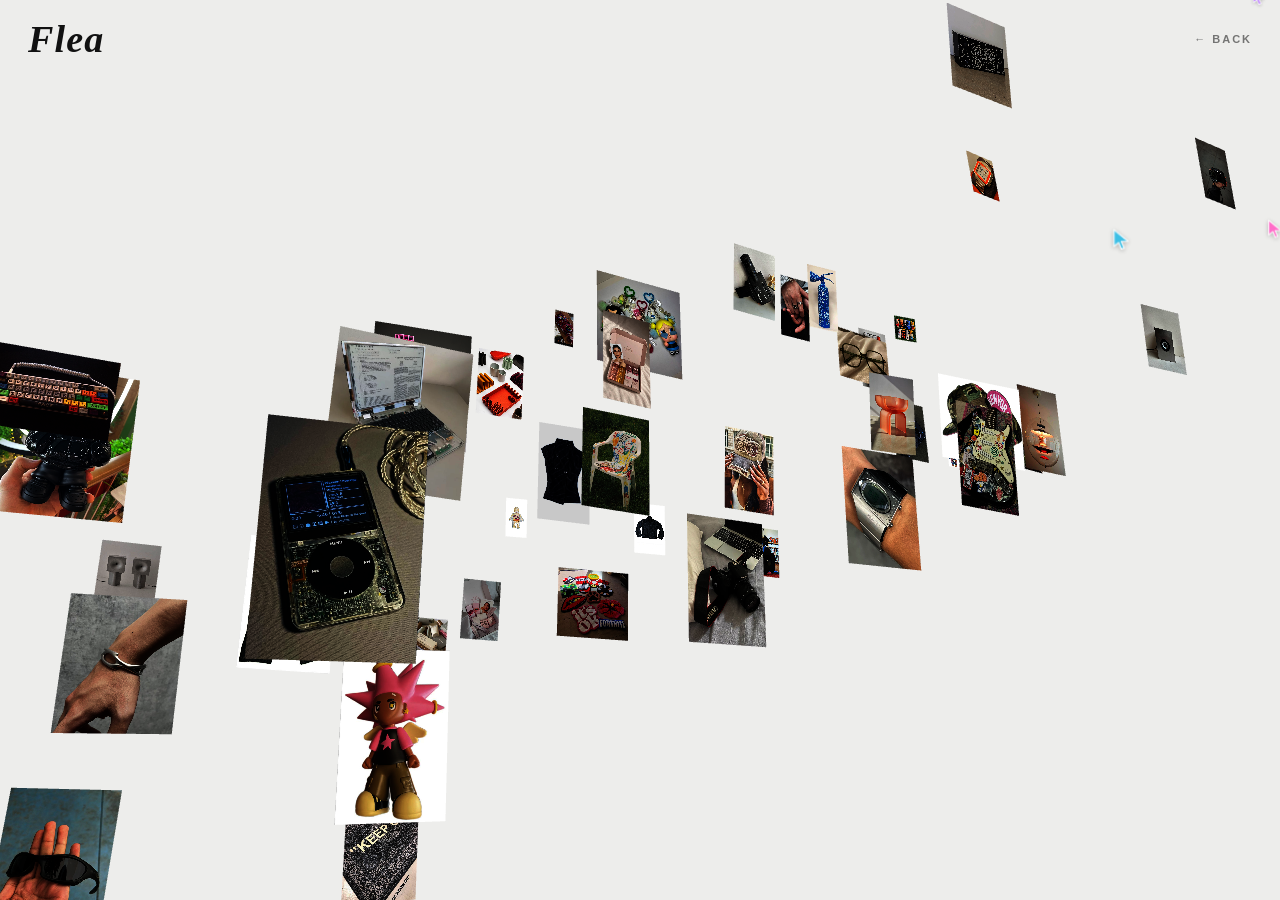
<file: flea motion/index.html>
<!DOCTYPE html>
<html lang="it">
<head>
<meta charset="UTF-8" />
<meta name="viewport" content="width=device-width, initial-scale=1.0" />
<title>Because Beauty Matters</title>
<style>
  :root { --bg: #ededeb; --ink: #111; }
  * { margin: 0; padding: 0; box-sizing: border-box; }
  html, body { width: 100%; height: 100%; overflow: hidden; background: var(--bg); }
  #scene { position: fixed; inset: 0; display: block; }

  #loader {
    position: fixed; inset: 0; z-index: 50; background: var(--bg);
    display: flex; align-items: center; justify-content: center;
    font-family: "Helvetica Neue", Helvetica, Arial, sans-serif;
    font-size: 13px; letter-spacing: 0.3em; text-transform: uppercase; color: var(--ink);
    transition: opacity 0.8s ease; font-weight: 700;
  }
  #loader.hidden { opacity: 0; pointer-events: none; }

  #brand {
    font-family: "Big Caslon", Baskerville, "Hoefler Text", Garamond, Constantia, "Palatino Linotype", Georgia, serif;
    font-weight: 600; font-style: italic; font-size: 38px;
    letter-spacing: 0.03em; color: var(--ink);
    pointer-events: none; line-height: 1;
  }

  #flea-nav {
    position: fixed; top: 0; left: 0; right: 0; z-index: 40;
    display: flex; align-items: center; justify-content: space-between;
    padding: 20px 28px;
    pointer-events: none;
  }
  #flea-nav .flea-nav-right {
    display: flex; align-items: center; gap: 28px;
    pointer-events: auto;
  }
  #flea-nav-close {
    pointer-events: auto;
    font-family: "Helvetica Neue", Helvetica, Arial, sans-serif;
    font-size: 11px; font-weight: 700; letter-spacing: 0.18em;
    text-transform: uppercase; color: var(--ink);
    background: none; border: none; cursor: pointer;
    opacity: 0.55; transition: opacity 0.2s;
    padding: 4px 0;
  }
  #flea-nav-close:hover { opacity: 1; }

  /* Cursori che si muovono nello spazio e "toccano" le card */
  #cursors { position: fixed; inset: 0; z-index: 20; pointer-events: none; overflow: hidden; }
  .cursor {
    position: absolute; top: 0; left: 0; width: 22px; height: 22px;
    transform-origin: 3px 2px; /* punta della freccia */
    filter: drop-shadow(0 1px 2px rgba(0,0,0,0.25));
    will-change: transform;
  }
  .cursor svg { display: block; width: 100%; height: 100%; }
  .cursor-label {
    position: absolute; top: 21px; left: 13px;
    padding: 2px 7px 3px;
    border-radius: 10px 10px 10px 2px;
    font-family: "Helvetica Neue", Helvetica, Arial, sans-serif;
    font-size: 11px; font-weight: 700; letter-spacing: 0.01em;
    color: #fff; white-space: nowrap;
    box-shadow: 0 1px 3px rgba(0,0,0,0.28);
  }
  .cursor-ripple {
    position: absolute; top: 0; left: 0; width: 14px; height: 14px;
    margin: -7px 0 0 -7px;
    border: 1.5px solid var(--ink);
    border-radius: 50%;
    opacity: 0.55;
    pointer-events: none;
    animation: cursorRipple 600ms ease-out forwards;
  }
  @keyframes cursorRipple {
    from { transform: scale(0.3); opacity: 0.55; }
    to   { transform: scale(2.6); opacity: 0; }
  }

  /* Prezzo che compare a destra dell'immagine quando un cursore la tocca */
  .price-tag {
    position: absolute; pointer-events: none;
    background: #fff; color: #000;
    font-family: "Helvetica Neue", Helvetica, Arial, sans-serif;
    font-weight: 700; font-size: 12px; letter-spacing: 0.01em;
    padding: 3px 8px; border-radius: 6px; white-space: nowrap;
    box-shadow: 0 1px 3px rgba(0,0,0,0.28);
    animation: priceFloat 1.3s ease-out forwards;
  }
  @keyframes priceFloat {
    0%   { opacity: 0; }
    15%  { opacity: 1; }
    78%  { opacity: 1; }
    100% { opacity: 0; }
  }
</style>
</head>
<body>
  <nav id="flea-nav">
    <div id="brand">Flea</div>
    <div class="flea-nav-right">
      <button id="flea-nav-close" onclick="(function(){if(window.parent!==window){window.parent.postMessage({action:'close-flea'},'*');}else{history.back();}})()">← Back</button>
    </div>
  </nav>
  <canvas id="scene"></canvas>

  <div id="cursors"></div>

  <div id="loader">Loading</div>

  <!-- Three.js caricato in locale come script classico: funziona anche
       aprendo il file direttamente (file://), senza server. -->
  <script src="vendor/three.min.js"></script>

  <script>
  // ---------- Config ----------
  const BG = 0xededeb;
  const IS_CARD = new URLSearchParams(location.search).get('card') === '1';
  if (IS_CARD) {
    document.getElementById('flea-nav').style.display = 'none';
  }

  const NUM_CARDS = IS_CARD ? 24 : 100;  // quante card nello spazio (preview thumbnail ne usa meno)
  const CARD_BASE = 0.85;        // dimensione base (lato lungo) di una card

  // ---------- Renderer / Scene / Camera ----------
  const canvas = document.getElementById('scene');
  const renderer = new THREE.WebGLRenderer({ canvas, antialias: true });
  renderer.setPixelRatio(Math.min(window.devicePixelRatio, 2));
  renderer.setSize(window.innerWidth, window.innerHeight);

  const scene = new THREE.Scene();
  scene.background = new THREE.Color(BG);

  const camera = new THREE.PerspectiveCamera(45, window.innerWidth / window.innerHeight, 0.1, 100);
  camera.position.set(0, 0, 12);

  // ---------- Crossfade shader material ----------
  // Ogni card mescola due texture (texA, texB) tramite "mix" (0..1).
  // Quando il mix arriva a 1, texA <- texB e si sceglie una nuova texB.
  const vert = `
    varying vec2 vUv;
    void main(){
      vUv = uv;
      gl_Position = projectionMatrix * modelViewMatrix * vec4(position, 1.0);
    }
  `;
  // "cover" UV (come CSS object-fit: cover): ogni immagine viene ritagliata
  // per riempire la card mantenendo le sue proporzioni originali, mai stirata.
  const frag = `
    uniform sampler2D texA;
    uniform sampler2D texB;
    uniform float mixv;
    uniform float aspectA;      // larghezza/altezza reale dell'immagine A
    uniform float aspectB;      // larghezza/altezza reale dell'immagine B
    uniform float frameAspect;  // larghezza/altezza della card (fissa)
    varying vec2 vUv;

    vec2 coverUv(vec2 uv, float imgAspect, float frameAspect){
      vec2 res = uv;
      if (frameAspect > imgAspect) {
        float s = imgAspect / frameAspect;
        res.y = (uv.y - 0.5) * s + 0.5;
      } else {
        float s = frameAspect / imgAspect;
        res.x = (uv.x - 0.5) * s + 0.5;
      }
      return res;
    }

    void main(){
      vec4 a = texture2D(texA, coverUv(vUv, aspectA, frameAspect));
      vec4 b = texture2D(texB, coverUv(vUv, aspectB, frameAspect));
      gl_FragColor = mix(a, b, mixv);
    }
  `;

  // ---------- Texture loading ----------
  const loader = new THREE.TextureLoader();
  const texCache = new Map(); // indice immagine -> { tex, ar }

  function makeFallbackTex(){
    const c = document.createElement('canvas');
    c.width = c.height = 8;
    const ctx = c.getContext('2d');
    ctx.fillStyle = '#cfcfcf';
    ctx.fillRect(0, 0, 8, 8);
    const t = new THREE.CanvasTexture(c);
    t.colorSpace = THREE.SRGBColorSpace;
    return t;
  }

  // Carica (con cache) la texture all'indice dato e ne restituisce l'aspect
  // ratio reale. Non rigetta mai: un'immagine rotta diventa un placeholder
  // così non blocca le altre.
  function loadTexByIndex(idx){
    if (texCache.has(idx)) return Promise.resolve(texCache.get(idx));
    return new Promise((resolve) => {
      try {
        loader.load(
          IMAGES[idx],
          (t) => {
            t.colorSpace = THREE.SRGBColorSpace;
            t.minFilter = THREE.LinearFilter;
            t.generateMipmaps = false;
            const img = t.image;
            const ar = (img && img.width && img.height) ? img.width / img.height : 1;
            const result = { tex: t, ar };
            texCache.set(idx, result);
            resolve(result);
          },
          undefined,
          (err) => {
            console.warn('Immagine non caricata, indice', idx, err);
            resolve({ tex: makeFallbackTex(), ar: 1 });
          }
        );
      } catch (err) {
        console.warn('Errore loader, indice', idx, err);
        resolve({ tex: makeFallbackTex(), ar: 1 });
      }
    });
  }

  // ---------- Mazzo immagini senza ripetizioni ----------
  // Si pesca da un mazzo mescolato; si rimescola solo quando è esaurito,
  // così ogni immagine viene mostrata una volta prima che una si ripeta.
  // In più si esclude sempre l'insieme delle immagini già visibili in quel
  // momento sulle altre card, per non avere mai due card uguali insieme.
  function shuffledIndices(n){
    const arr = Array.from({ length: n }, (_, i) => i);
    for (let i = arr.length - 1; i > 0; i--){
      const j = Math.floor(Math.random() * (i + 1));
      [arr[i], arr[j]] = [arr[j], arr[i]];
    }
    return arr;
  }
  let deck = null, deckPos = 0;
  function drawImageIndex(excludeSet){
    if (!deck) deck = shuffledIndices(IMAGES.length);
    let attempts = 0;
    while (attempts < IMAGES.length){
      if (deckPos >= deck.length){ deck = shuffledIndices(IMAGES.length); deckPos = 0; }
      const idx = deck[deckPos++];
      if (!excludeSet || !excludeSet.has(idx)) return idx;
      attempts++;
    }
    return deck[(deckPos - 1 + deck.length) % deck.length]; // fallback estremo
  }

  // ---------- Build cards ----------
  const cards = [];

  // Geometria condivisa: un piano 1x1. La forma reale di ogni card si ottiene
  // scalando la mesh (mesh.scale), così possiamo animare il frame verso le
  // proporzioni esatte di ogni nuova immagine senza ricreare la geometria.
  const UNIT_GEO = new THREE.PlaneGeometry(1, 1);

  // Calcola le dimensioni del frame (prima dello scaleVar) per un dato aspect ratio.
  function frameSizeFor(ar){
    return ar >= 1
      ? { w: CARD_BASE, h: CARD_BASE / ar }
      : { w: CARD_BASE * ar, h: CARD_BASE };
  }

  // Posiziona una nuova card evitando di sovrapporsi a quelle già piazzate:
  // prova alcune posizioni candidate lungo la diagonale e tiene quella più
  // distante dalle altre, così le card non si compenetrano viste di lato.
  function placeCard(t, spreadX, spreadY, spreadZ, existing, minDist, maxAttempts){
    let best = null, bestScore = -1;
    for (let attempt = 0; attempt < maxAttempts; attempt++){
      const candidate = new THREE.Vector3(
        (t - 0.5) * spreadX + (Math.random() - 0.5) * 4.2,
        (t - 0.5) * spreadY + (Math.random() - 0.5) * 3.6,
        (Math.random() - 0.5) * spreadZ
      );
      if (existing.length === 0) return candidate;
      let minD = Infinity;
      for (const p of existing){
        const d = candidate.distanceTo(p);
        if (d < minD) minD = d;
      }
      if (minD >= minDist) return candidate;
      if (minD > bestScore){ bestScore = minD; best = candidate; }
    }
    return best;
  }

  async function build(){
    // Distribuzione "nuvola" diagonale (dal basso-sinistra verso alto-destra),
    // con profondità Z variabili — come nel video di riferimento.
    const usedAtStart = new Set();
    const placedPositions = [];
    const spreadX = 23, spreadY = 13, spreadZ = 6.5;
    const MIN_DIST = 1.0;

    // Sceglie tutti gli indici prima, poi carica le texture in parallelo
    // (non una alla volta): con NUM_CARDS immagini distinte, aspettarle in
    // sequenza moltiplicava il tempo di primo caricamento per il numero di card.
    const indices = [];
    for (let i = 0; i < NUM_CARDS; i++){
      const idx = drawImageIndex(usedAtStart);
      usedAtStart.add(idx);
      indices.push(idx);
    }

    // Ogni card viene piazzata non appena la SUA texture è pronta, invece di
    // aspettare che tutte le NUM_CARDS immagini finiscano di scaricare: prima
    // la scena restava vuota finché anche la più lenta del lotto non arrivava.
    await Promise.all(indices.map((idx, i) => loadTexByIndex(idx).then(({ tex: texA, ar }) => {
      const t = i / (NUM_CARDS - 1);          // 0..1 lungo la diagonale

      const mat = new THREE.ShaderMaterial({
        uniforms: {
          texA: { value: texA },
          texB: { value: texA },
          mixv: { value: 0 },
          aspectA: { value: ar },
          aspectB: { value: ar },
          frameAspect: { value: ar }
        },
        vertexShader: vert,
        fragmentShader: frag,
        transparent: false
      });

      const scaleVar = 0.45 + Math.random() * 1.3;  // card di dimensioni diverse
      const { w, h } = frameSizeFor(ar);
      const mesh = new THREE.Mesh(UNIT_GEO, mat);
      mesh.scale.set(w * scaleVar, h * scaleVar, 1);

      // posizione: spread diagonale + jitter, con distanza minima dalle altre
      // card per evitare che si compenetrino viste di lato.
      const pos = placeCard(t, spreadX, spreadY, spreadZ, placedPositions, MIN_DIST, 20);
      mesh.position.copy(pos);
      placedPositions.push(pos);

      // leggera rotazione (le card non sono perfettamente frontali, ma contenuta
      // per ridurre l'incrocio visivo tra card vicine viste da angoli ampi)
      mesh.rotation.x = (Math.random() - 0.5) * 0.14;
      mesh.rotation.y = (Math.random() - 0.5) * 0.22;
      mesh.rotation.z = (Math.random() - 0.5) * 0.05;

      scene.add(mesh);

      cards.push({
        mesh, mat, scaleVar, t,
        idx, pendingIdx: null,
        nextSwap: performance.now() + 400 + Math.random() * 1400,
        swapping: false,
        // dimensioni "di riposo" della card (senza l'eventuale pulsazione al tocco)
        restW: mesh.scale.x, restH: mesh.scale.y,
        pulseStart: null,
        // mentre un cursore la sta trascinando, niente cambio immagine
        dragging: false
      });
    })));
  }

  // ---------- Cambio immagine istantaneo (asincrono per card, nessun fade) ----------
  function updateCards(now){
    for (const c of cards){
      // mentre la card viene trascinata da un cursore, sospendi il cambio immagine
      if (c.dragging) continue;
      if (!c.swapping && now >= c.nextSwap){
        // pesca la prossima immagine evitando quelle già visibili ora
        const usedNow = new Set(cards.map((cc) => cc.idx));
        const newIdx = drawImageIndex(usedNow);
        c.pendingIdx = newIdx;
        c.swapping = true;
        loadTexByIndex(newIdx).then(({ tex, ar }) => {
          if (c.pendingIdx !== newIdx) return;
          // taglio netto: nuova texture e nuove proporzioni del frame subito,
          // senza dissolvenza né morphing graduale.
          c.mat.uniforms.texA.value = tex;
          c.mat.uniforms.aspectA.value = ar;
          c.mat.uniforms.frameAspect.value = ar;
          const { w, h } = frameSizeFor(ar);
          c.restW = w * c.scaleVar;
          c.restH = h * c.scaleVar;
          c.mesh.scale.set(c.restW, c.restH, 1);
          c.idx = newIdx;
          c.pendingIdx = null;
          c.swapping = false;
          c.nextSwap = performance.now() + 600 + Math.random() * 1800;
        });
      }
    }
  }

  // ---------- Pulsazione al tocco: un piccolo "balzo" sulla card toccata ----------
  const PULSE_DUR = 420;
  function touchCard(card){
    card.pulseStart = performance.now();
    showPriceTag(card);
  }

  // Mostra un prezzo in euro casuale (10-500) ancorato al bordo destro della card.
  // Il tag resta agganciato alla card nello spazio 3D (segue card/camera) finché è visibile.
  const priceTags = [];
  function showPriceTag(card){
    const price = Math.floor(10 + Math.random() * 491); // 10-500
    const tag = document.createElement('div');
    tag.className = 'price-tag';
    tag.textContent = '€' + price;
    document.getElementById('cursors').appendChild(tag);

    const entry = { card, el: tag, born: performance.now(), life: 1350 };
    priceTags.push(entry);
    try { positionPriceTag(entry, cards.map((c) => c.mesh)); }
    catch (e) { entry.el.style.visibility = 'hidden'; }
    setTimeout(() => {
      tag.remove();
      const i = priceTags.indexOf(entry);
      if (i !== -1) priceTags.splice(i, 1);
    }, entry.life);
  }
  const priceRaycaster = new THREE.Raycaster();
  // Vero se il punto (in NDC, -1..1) è coperto da un'altra card più vicina
  // alla camera rispetto a `card`: in tal caso il prezzo non deve disegnarsi sopra.
  // Un margine di tolleranza evita il flickering quando due card hanno
  // profondità quasi identiche in quel punto (bordi/angoli "al pelo").
  const OCCLUSION_MARGIN = 0.08;
  function isOccluded(ndcX, ndcY, card, meshList, ownDist){
    if (!Number.isFinite(ndcX) || !Number.isFinite(ndcY)) return false;
    priceRaycaster.setFromCamera({ x: ndcX, y: ndcY }, camera);
    const hits = priceRaycaster.intersectObjects(meshList, false);
    if (!hits.length) return false;
    if (hits[0].object === card.mesh) return false;
    return hits[0].distance < ownDist - OCCLUSION_MARGIN;
  }
  function positionPriceTag(entry, meshList){
    entry.card.mesh.updateMatrixWorld();
    // angolo leggermente rientrato (non sul bordo esatto) per evitare
    // ambiguità di raycast con card adiacenti che si sfiorano nello spazio.
    const topRightWorld = entry.card.mesh.localToWorld(new THREE.Vector3(0.42, 0.42, 0));
    if (!isInFrontOfCamera(topRightWorld)){
      entry.el.style.visibility = 'hidden';
      return;
    }
    const screen = projectToScreen(topRightWorld);
    const ndcX = (screen.x / window.innerWidth) * 2 - 1;
    const ndcY = -((screen.y / window.innerHeight) * 2 - 1);
    const ownDist = camera.position.distanceTo(topRightWorld);
    const occludedNow = isOccluded(ndcX, ndcY, entry.card, meshList, ownDist);
    // piccola isteresi: serve che l'esito sia coerente per qualche frame
    // di fila prima di cambiare stato, per non far "lampeggiare" il tag.
    entry.occludedStreak = occludedNow ? (entry.occludedStreak || 0) + 1 : 0;
    entry.visibleStreak = !occludedNow ? (entry.visibleStreak || 0) + 1 : 0;
    if (entry.isHidden === undefined) entry.isHidden = occludedNow;
    if (entry.isHidden && entry.visibleStreak >= 2) entry.isHidden = false;
    if (!entry.isHidden && entry.occludedStreak >= 2) entry.isHidden = true;
    entry.el.style.visibility = entry.isHidden ? 'hidden' : 'visible';
    // scala in base alla distanza dalla camera (come i cursori) E alla
    // dimensione reale dell'immagine: card più grandi -> prezzo più grande.
    const camDist = camera.position.distanceTo(entry.card.mesh.position);
    const distScale = CURSOR_SCALE_BASELINE / camDist;
    const area = entry.card.restW * entry.card.restH;
    const sizeFactor = THREE.MathUtils.clamp(Math.sqrt(area) / CARD_BASE, 0.75, 1.5);
    const scale = THREE.MathUtils.clamp(distScale * sizeFactor, CURSOR_MIN_SCALE * 0.75, CURSOR_MAX_SCALE * 1.5);
    entry.el.style.left = '0px';
    entry.el.style.top = '0px';
    entry.el.style.transformOrigin = 'left bottom';
    entry.el.style.transform =
      `translate(${screen.x.toFixed(1)}px, ${screen.y.toFixed(1)}px) translate(6px, -20px) scale(${scale.toFixed(3)})`;
  }
  function updatePriceTags(){
    if (!priceTags.length) return;
    const meshList = cards.map((c) => c.mesh);
    for (const entry of priceTags){
      try { positionPriceTag(entry, meshList); }
      catch (e) { entry.el.style.visibility = 'hidden'; }
    }
  }
  function updateTouchPulses(now){
    for (const c of cards){
      if (c.pulseStart === null) continue;
      const elapsed = now - c.pulseStart;
      if (elapsed >= PULSE_DUR){
        c.pulseStart = null;
        c.mesh.scale.set(c.restW, c.restH, 1);
        continue;
      }
      const amt = Math.sin((elapsed / PULSE_DUR) * Math.PI) * 0.22;
      c.mesh.scale.set(c.restW * (1 + amt), c.restH * (1 + amt), 1);
    }
  }

  // ---------- Cursori che si muovono nello spazio e toccano le card ----------
  // fill="currentColor" così ogni cursore può avere un colore proprio (come
  // nei cursori multiplayer di Figma/Canva), impostato via el.style.color.
  const CURSOR_SVG = `<svg viewBox="0 0 24 24" xmlns="http://www.w3.org/2000/svg">
    <path d="M3 2 L3 18.5 L7.6 14.8 L10.4 21.3 L13.2 20.1 L10.4 13.6 L17 13.4 Z"
          fill="currentColor" stroke="#fff" stroke-width="1.2" stroke-linejoin="round"/>
  </svg>`;
  const cursors = [];
  const NUM_CURSORS = 10;
  // scala del cursore in base alla distanza dalla camera: vicino = grande,
  // lontano = piccolo, ma sempre dentro un intervallo contenuto.
  const CURSOR_SCALE_BASELINE = 9;
  const CURSOR_MIN_SCALE = 0.7;
  const CURSOR_MAX_SCALE = 1.6;

  // Nickname e colori in stile cursori multiplayer (Figma/Canva): ogni
  // cursore ne riceve uno distinto, pescato senza ripetizioni.
  const CURSOR_NAMES = [
    'ava.studio', 'kai_moodboard', 'nx.visuals', 'lupo.creates', 'rae_archive',
    'mono.jo', 'studio8', 'fern&co', 'tide.lab', 'oren_makes',
    'pixel.luna', 'arch.ivy', 'noor.crafts', 'gridkid', 'soft.bloom'
  ];
  const CURSOR_COLORS = [
    '#FF5C5C', '#5C8DFF', '#2EC27E', '#FFA63D', '#B36CFF',
    '#FF6CC8', '#19B7B9', '#FF8A3D', '#3DBFE5', '#8FD13D'
  ];
  function shuffled(arr){
    const a = arr.slice();
    for (let i = a.length - 1; i > 0; i--){
      const j = Math.floor(Math.random() * (i + 1));
      [a[i], a[j]] = [a[j], a[i]];
    }
    return a;
  }

  function projectToScreen(pos3){
    const v = pos3.clone().project(camera);
    return {
      x: (v.x * 0.5 + 0.5) * window.innerWidth,
      y: (-v.y * 0.5 + 0.5) * window.innerHeight
    };
  }

  const _camSpaceV = new THREE.Vector3();
  // Un punto dietro la camera produce coordinate schermo "ribaltate" e false
  // (es. finiscono incollate nell'angolo in alto a sinistra): va escluso.
  function isInFrontOfCamera(pos3){
    _camSpaceV.copy(pos3).applyMatrix4(camera.matrixWorldInverse);
    return _camSpaceV.z < 0;
  }

  function spawnRipple(x, y){
    const ripple = document.createElement('div');
    ripple.className = 'cursor-ripple';
    ripple.style.transform = `translate(${x}px, ${y}px)`;
    document.getElementById('cursors').appendChild(ripple);
    setTimeout(() => ripple.remove(), 650);
  }

  // Sceglie una card non già "occupata" da un altro cursore, così due
  // cursori non finiscono mai a toccare/cliccare la stessa card insieme.
  function pickCursorTarget(excludeIdx, requestingCur){
    if (cards.length <= 1) return 0;
    const claimed = new Set();
    for (const c of cursors){
      if (c !== requestingCur) claimed.add(c.targetIdx);
    }
    let idx, attempts = 0;
    do {
      idx = Math.floor(Math.random() * cards.length);
      attempts++;
    } while ((idx === excludeIdx || claimed.has(idx)) && attempts < 50);
    return idx;
  }

  function initCursors(){
    const container = document.getElementById('cursors');
    const colors = shuffled(CURSOR_COLORS);
    for (let i = 0; i < NUM_CURSORS; i++){
      const color = colors[i % colors.length];

      const el = document.createElement('div');
      el.className = 'cursor';
      el.style.color = color;
      el.innerHTML = CURSOR_SVG;

      container.appendChild(el);

      const targetIdx = pickCursorTarget(-1);
      const start = projectToScreen(cards[targetIdx].mesh.position);
      cursors.push({
        el,
        x: start.x + (Math.random() - 0.5) * 200,
        y: start.y + (Math.random() - 0.5) * 200,
        targetIdx,
        mode: 'moving',
        holdUntil: 0,
        // velocità massima di crociera (px/frame): leggermente diversa per
        // cursore così non si muovono mai tutti in perfetto sincrono.
        maxSpeed: 2.1 + Math.random() * 0.9
      });
    }
  }

  // Probabilità che un tocco diventi una "presa": il cursore afferra la card
  // e la sposta altrove nello spazio, come nel video di riferimento.
  const DRAG_CHANCE = 0.4;

  function startDrag(cur, card, now){
    card.dragging = true;            // sospende il cambio immagine durante lo spostamento
    card.dragFrom = card.mesh.position.clone();
    const to = card.mesh.position.clone().add(new THREE.Vector3(
      (Math.random() - 0.5) * 7,
      (Math.random() - 0.5) * 5,
      (Math.random() - 0.5) * 3
    ));
    to.x = THREE.MathUtils.clamp(to.x, -13, 13);
    to.y = THREE.MathUtils.clamp(to.y, -8, 8);
    to.z = THREE.MathUtils.clamp(to.z, -3.5, 3.5);
    card.dragTo = to;
    card.dragStart = now;
    card.dragDur = 900 + Math.random() * 700;
    cur.mode = 'dragging';
  }

  // Avvicina il cursore al bersaglio con velocità massima costante (px/frame)
  // e decelerazione morbida negli ultimi pixel, invece di un lerp percentuale:
  // niente più scatti improvvisi quando il bersaglio cambia di colpo.
  function approachCursor(cur, tx, ty, maxSpeed){
    const dx = tx - cur.x, dy = ty - cur.y;
    const dist = Math.hypot(dx, dy);
    if (dist < 0.5) return;
    const decel = Math.min(1, dist / 140);
    const step = Math.min(dist, maxSpeed * (0.18 + 0.82 * decel));
    cur.x += (dx / dist) * step;
    cur.y += (dy / dist) * step;
  }

  function updateCursors(now){
    for (const cur of cursors){
      const card = cards[cur.targetIdx];
      if (!card) continue;

      if (cur.mode === 'moving'){
        // se la card target è dietro la camera, la proiezione a schermo è
        // falsata (ribaltata): salta l'aggiornamento finché non rientra in vista.
        if (!isInFrontOfCamera(card.mesh.position)) continue;
        const screen = projectToScreen(card.mesh.position);
        approachCursor(cur, screen.x, screen.y, cur.maxSpeed);
        const dist = Math.hypot(screen.x - cur.x, screen.y - cur.y);
        if (dist < 28){
          if (!card.dragging && Math.random() < DRAG_CHANCE){
            spawnRipple(cur.x, cur.y); // indicatore di "presa"
            startDrag(cur, card, now);
          } else {
            touchCard(card);
            spawnRipple(cur.x, cur.y);
            cur.mode = 'holding';
            cur.holdUntil = now + 500 + Math.random() * 700;
          }
        }
      } else if (cur.mode === 'dragging'){
        // trascina la card dalla posizione di partenza a quella di arrivo;
        // il cursore resta agganciato esattamente sopra di essa.
        const elapsed = now - card.dragStart;
        const k = Math.min(elapsed / card.dragDur, 1);
        const e = k * k * (3 - 2 * k);
        card.mesh.position.lerpVectors(card.dragFrom, card.dragTo, e);
        if (isInFrontOfCamera(card.mesh.position)){
          const screenNow = projectToScreen(card.mesh.position);
          cur.x = screenNow.x;
          cur.y = screenNow.y;
        }
        if (k >= 1){
          card.dragging = false;
          // riprende il cambio immagine solo dopo il rilascio
          card.nextSwap = now + 600 + Math.random() * 1800;
          spawnRipple(cur.x, cur.y); // indicatore di "rilascio"
          cur.mode = 'holding';
          cur.holdUntil = now + 300 + Math.random() * 400;
        }
      } else {
        // 'holding': resta agganciato alla card mentre la camera si muove, poi riparte
        if (isInFrontOfCamera(card.mesh.position)){
          const screen = projectToScreen(card.mesh.position);
          cur.x += (screen.x - cur.x) * 0.1;
          cur.y += (screen.y - cur.y) * 0.1;
        }
        if (now >= cur.holdUntil){
          cur.targetIdx = pickCursorTarget(cur.targetIdx, cur);
          cur.mode = 'moving';
        }
      }

      // scala in base alla distanza dalla camera: più vicino = più grande,
      // ma sempre dentro un intervallo contenuto (mai troppo grande/piccolo)
      const camDist = camera.position.distanceTo(card.mesh.position);
      const scale = THREE.MathUtils.clamp(CURSOR_SCALE_BASELINE / camDist, CURSOR_MIN_SCALE, CURSOR_MAX_SCALE);

      cur.el.style.transform =
        `translate(${(cur.x - 3).toFixed(1)}px, ${(cur.y - 3).toFixed(1)}px) scale(${scale.toFixed(3)})`;
    }
  }

  // ---------- Camera: waypoint "a scatti con pause" ----------
  // Ogni waypoint è definito in coordinate orbitali (yaw/pitch/raggio) attorno
  // a un punto da guardare: così, oltre allo zoom in/out, la camera ruota
  // davvero attorno alla scena fino a ±45° invece di limitarsi a traslare.
  function orbitPos(yawDeg, pitchDeg, radius, look){
    const yaw = THREE.MathUtils.degToRad(yawDeg);
    const pitch = THREE.MathUtils.degToRad(pitchDeg);
    const x = radius * Math.sin(yaw) * Math.cos(pitch);
    const z = radius * Math.cos(yaw) * Math.cos(pitch);
    const y = radius * Math.sin(pitch);
    return new THREE.Vector3(look.x + x, look.y + y, look.z + z);
  }

  function centroidOf(list){
    const c = new THREE.Vector3();
    for (const card of list) c.add(card.mesh.position);
    if (list.length) c.multiplyScalar(1 / list.length);
    return c;
  }
  // Raggio "tipico" del gruppo: usa un percentile (non il massimo) così
  // qualche card isolata ai bordi non gonfia la distanza della camera,
  // che resta vicina e dinamica come nel riferimento, non a vuoto "da lontano".
  function spreadRadiusOf(list, center, percentile){
    if (!list.length) return 3;
    const dists = list.map((c) => c.mesh.position.distanceTo(center)).sort((a, b) => a - b);
    const idx = Math.min(Math.floor(dists.length * percentile), dists.length - 1);
    return dists[idx];
  }

  let waypoints = [];
  let wpIndex = 0;
  let wpOrder = [];
  let wpOrderPos = 0;
  const MOVE_DUR = 2600;   // durata transizione tra waypoint
  const HOLD_DUR = 1400;   // pausa sul waypoint
  let phase = 'hold';      // 'move' | 'hold'
  let phaseStart = performance.now();
  let fromPos = camera.position.clone();
  let fromLook = new THREE.Vector3(0, 0, 0);
  let curLook = new THREE.Vector3(0, 0, 0);

  // Costruisce i waypoint DOPO che le card sono state piazzate, puntando
  // sempre a cluster di card realmente esistenti (mai al vuoto) e calcolando
  // il raggio in base alla loro estensione reale, così restano sempre in vista.
  function buildWaypoints(){
    function radiusToFit(spread, margin, maxR){
      const halfFov = THREE.MathUtils.degToRad(camera.fov / 2);
      const r = (spread + 0.5) / Math.tan(halfFov) * margin;
      return Math.min(Math.max(r, 6.5), maxR);
    }

    const all = cards;
    const left = cards.filter((c) => c.t < 0.32);
    const right = cards.filter((c) => c.t > 0.68);
    const midLeft = cards.filter((c) => c.t >= 0.15 && c.t < 0.5);
    const midRight = cards.filter((c) => c.t >= 0.5 && c.t < 0.85);
    // gruppi alto/basso basati sulla posizione Y reale, per dare varietà
    // verticale alla camera oltre a quella orizzontale (sinistra/destra).
    const ys = cards.map((c) => c.mesh.position.y).sort((a, b) => a - b);
    const medianY = ys[Math.floor(ys.length / 2)] || 0;
    const top = cards.filter((c) => c.mesh.position.y > medianY);
    const bottom = cards.filter((c) => c.mesh.position.y <= medianY);
    const topLeft = top.filter((c) => c.t < 0.5);
    const topRight = top.filter((c) => c.t >= 0.5);
    const bottomLeft = bottom.filter((c) => c.t < 0.5);
    const bottomRight = bottom.filter((c) => c.t >= 0.5);

    const groups = { all, left, right, midLeft, midRight, top, bottom, topLeft, topRight, bottomLeft, bottomRight };
    const data = {};
    for (const key in groups){
      const list = groups[key].length ? groups[key] : all;
      const center = centroidOf(list);
      // gruppo 'all' più permissivo (percentile più alto) per inquadrature
      // larghe comunque dentro un raggio massimo contenuto.
      const spread = spreadRadiusOf(list, center, key === 'all' ? 0.6 : 0.55);
      data[key] = { center, spread };
    }

    // Set ampio di inquadrature: orizzontali, verticali e per quadrante,
    // così il percorso della camera non ripete sempre la stessa sequenza.
    const rawWaypoints = [
      { yaw: 0,   pitch: 0,   group: 'all',         margin: 1.4,  maxR: 15 },   // wide frontale
      { yaw: -45, pitch: -6,  group: 'left',        margin: 1.25, maxR: 9 },    // zoom -45° sinistra
      { yaw: 20,  pitch: 4,   group: 'all',         margin: 1.3,  maxR: 14 },   // wide angolo destro
      { yaw: 45,  pitch: 6,   group: 'right',       margin: 1.25, maxR: 9 },    // zoom +45° destra
      { yaw: -25, pitch: 3,   group: 'midLeft',     margin: 1.25, maxR: 9 },    // zoom medio-sinistra
      { yaw: 10,  pitch: -4,  group: 'all',         margin: 1.35, maxR: 14.5 }, // wide inclinata
      { yaw: 35,  pitch: -5,  group: 'midRight',    margin: 1.25, maxR: 9 },    // zoom quasi +45° destra
      { yaw: -10, pitch: 2,   group: 'all',         margin: 1.25, maxR: 13 },   // medio centro
      { yaw: -30, pitch: -18, group: 'top',         margin: 1.3,  maxR: 11 },   // dall'alto, sinistra
      { yaw: 30,  pitch: -20, group: 'top',         margin: 1.3,  maxR: 11 },   // dall'alto, destra
      { yaw: -20, pitch: 18,  group: 'bottom',      margin: 1.3,  maxR: 11 },   // dal basso, sinistra
      { yaw: 25,  pitch: 22,  group: 'bottom',      margin: 1.3,  maxR: 11 },   // dal basso, destra
      { yaw: -40, pitch: -14, group: 'topLeft',     margin: 1.2,  maxR: 9 },    // zoom quadrante alto-sx
      { yaw: 40,  pitch: -16, group: 'topRight',    margin: 1.2,  maxR: 9 },    // zoom quadrante alto-dx
      { yaw: -38, pitch: 16,  group: 'bottomLeft',  margin: 1.2,  maxR: 9 },    // zoom quadrante basso-sx
      { yaw: 42,  pitch: 14,  group: 'bottomRight', margin: 1.2,  maxR: 9 },    // zoom quadrante basso-dx
    ];

    waypoints = rawWaypoints.map((w) => {
      const { center, spread } = data[w.group];
      const radius = radiusToFit(spread, w.margin, w.maxR);
      return { pos: orbitPos(w.yaw, w.pitch, radius, center), look: center };
    });

    // ordine di visita mischiato (non sequenziale): ogni waypoint viene
    // visitato prima di ripetersi, ma l'ordine cambia ogni "giro" così
    // il percorso della camera non è mai lo stesso.
    wpOrder = shuffled(waypoints.map((_, i) => i));
    wpOrderPos = 0;
    wpIndex = wpOrder[0];

    // parte già inquadrata sul primo waypoint, senza scatto iniziale a vuoto
    camera.position.copy(waypoints[wpIndex].pos);
    curLook.copy(waypoints[wpIndex].look);
    camera.lookAt(curLook);
    fromPos.copy(camera.position);
    fromLook.copy(curLook);
    phase = 'hold';
    phaseStart = performance.now();
  }

  function easeInOutCubic(x){
    return x < 0.5 ? 4*x*x*x : 1 - Math.pow(-2*x + 2, 3) / 2;
  }

  function updateCamera(now){
    const elapsed = now - phaseStart;
    if (phase === 'hold'){
      if (elapsed >= HOLD_DUR){
        // inizia movimento verso il prossimo waypoint
        phase = 'move';
        phaseStart = now;
        fromPos.copy(camera.position);
        fromLook.copy(curLook);
        wpOrderPos++;
        if (wpOrderPos >= wpOrder.length){
          // rimescola per il prossimo giro, evitando di ripetere subito lo stesso waypoint
          let next;
          do { next = shuffled(waypoints.map((_, i) => i)); }
          while (next[0] === wpIndex && waypoints.length > 1);
          wpOrder = next;
          wpOrderPos = 0;
        }
        wpIndex = wpOrder[wpOrderPos];
      }
    } else { // move
      const k = Math.min(elapsed / MOVE_DUR, 1);
      const e = easeInOutCubic(k);
      const wp = waypoints[wpIndex];
      camera.position.lerpVectors(fromPos, wp.pos, e);
      curLook.lerpVectors(fromLook, wp.look, e);
      camera.lookAt(curLook);
      if (k >= 1){
        phase = 'hold';
        phaseStart = now;
      }
    }
    // micro-drift continuo durante la pausa, così non è mai del tutto immobile
    if (phase === 'hold'){
      const d = (now - phaseStart) / 1000;
      camera.position.x += Math.sin(d * 0.7) * 0.0012;
      camera.position.y += Math.cos(d * 0.9) * 0.0010;
      camera.lookAt(curLook);
    }
  }

  // ---------- Loop ----------
  function animate(){
    const now = performance.now();
    updateCards(now);
    updateCamera(now);
    camera.updateMatrixWorld();
    updateTouchPulses(now);
    updateCursors(now);
    updatePriceTags();
    renderer.render(scene, camera);
    requestAnimationFrame(animate);
  }

  // ---------- Resize ----------
  window.addEventListener('resize', () => {
    camera.aspect = window.innerWidth / window.innerHeight;
    camera.updateProjectionMatrix();
    renderer.setSize(window.innerWidth, window.innerHeight);
  });

  // ---------- Start ----------
  // Lista immagini generata inline (nessun fetch): funziona anche aprendo
  // il file direttamente, senza dipendere da un server per il manifest.
  const IMAGES = Array.from({length: 206}, (_, i) => `foto/${i}.jpg`);

  (async () => {
    try {
      await build();
      buildWaypoints();
      camera.updateMatrixWorld();
      initCursors();
      document.getElementById('loader').classList.add('hidden');
      animate();
    } catch (err) {
      document.getElementById('loader').textContent = 'Errore nel caricamento immagini';
      console.error(err);
    }
  })();
  </script>
</body>
</html>
</file>
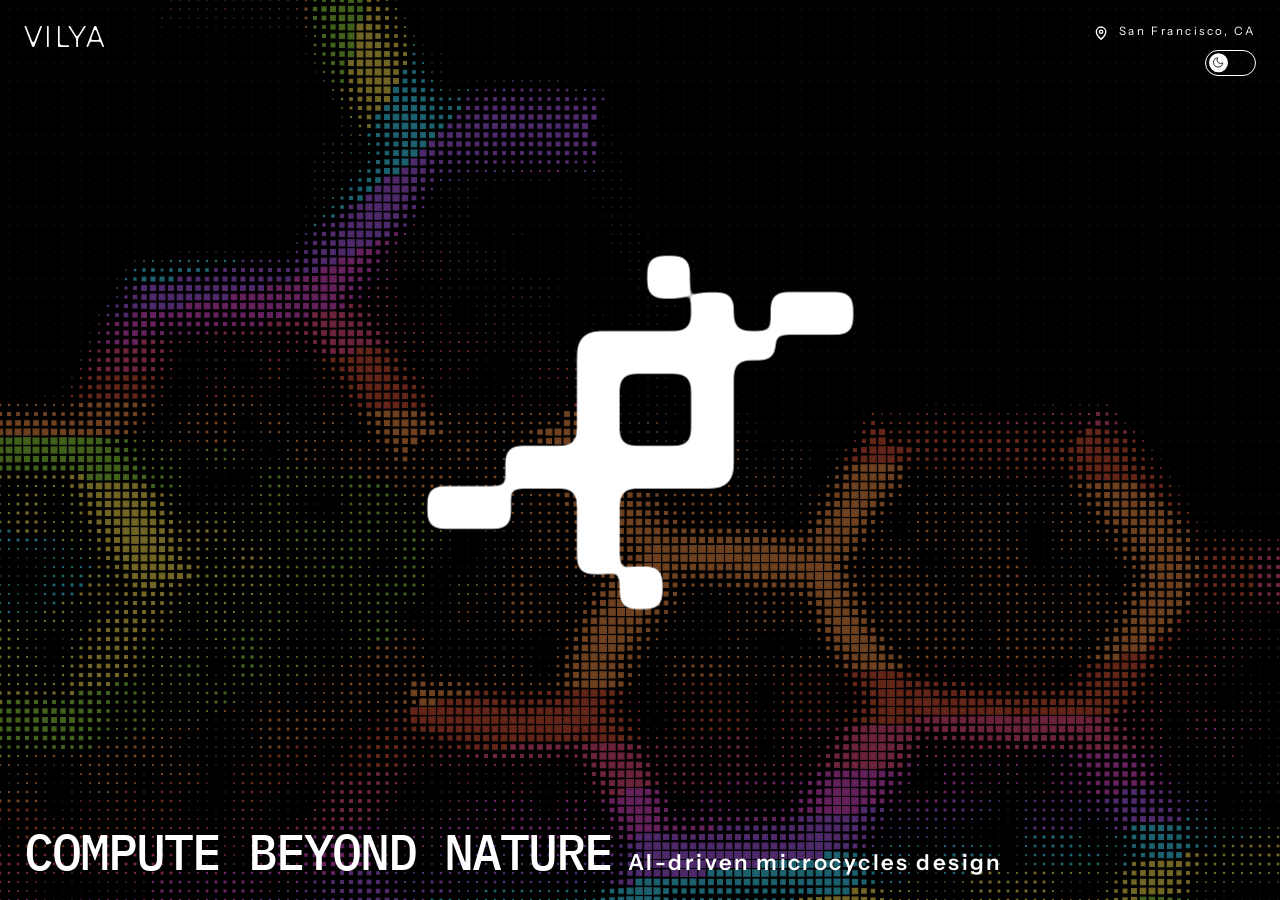
<file: Vilya motion/index.html>
<!doctype html>
<html lang="en">
<head>
  <meta charset="utf-8">
  <meta name="viewport" content="width=device-width, initial-scale=1">
  <script>if (location.search.indexOf('card') !== -1) document.documentElement.classList.add('card-preview');</script>
  <style>.card-preview .hud,.card-preview .theme-toggle{display:none!important}.card-preview #logo-mount{top:0}</style>
  <title>VILYA — Liquid Halftone Motion</title>
  <link rel="preconnect" href="https://fonts.googleapis.com">
  <link rel="preconnect" href="https://fonts.gstatic.com" crossorigin>
  <link href="https://fonts.googleapis.com/css2?family=IBM+Plex+Mono:wght@400;500&family=Instrument+Sans:wght@400;600&display=swap" rel="stylesheet">
  <link rel="stylesheet" href="css/style.css">
</head>
<body>

  <!-- LAYER 1 · halftone wave field -->
  <canvas id="halftone" aria-hidden="true"></canvas>

  <!-- LAYER 2 · liquid logo (SVGs are fetched + injected here at runtime) -->
  <main id="stage">
    <div id="logo-mount" role="img" aria-label="Vilya logo, liquid motion"></div>
  </main>

  <!-- HUD -->
  <header class="hud hud--tl"><span class="brand">VILYA</span></header>
  <div class="hud hud--tr">
    <svg class="hud__icon" viewBox="0 0 24 24" fill="none" xmlns="http://www.w3.org/2000/svg" aria-hidden="true">
      <path d="M12 21s-7-5.686-7-11a7 7 0 1 1 14 0c0 5.314-7 11-7 11Z" stroke="currentColor" stroke-width="2"/>
      <circle cx="12" cy="10" r="2.5" stroke="currentColor" stroke-width="2"/>
    </svg>
    San&nbsp;Francisco,&nbsp;CA
  </div>
  <div class="hud hud--bl"><span class="hud__label">COMPUTE BEYOND NATURE</span><span class="hud__sub">AI-driven microcycles design</span></div>

  <button id="theme-toggle" class="theme-toggle" type="button" aria-label="Toggle light / night mode">
    <span class="theme-toggle__track">
      <span class="theme-toggle__thumb">
        <svg class="theme-toggle__icon theme-toggle__icon--moon" viewBox="0 0 24 24" fill="none" aria-hidden="true">
          <path d="M21 12.79A9 9 0 1 1 11.21 3 7 7 0 0 0 21 12.79Z" stroke="currentColor" stroke-width="1.6" stroke-linejoin="round"/>
        </svg>
        <svg class="theme-toggle__icon theme-toggle__icon--sun" viewBox="0 0 24 24" fill="none" aria-hidden="true">
          <circle cx="12" cy="12" r="4" stroke="currentColor" stroke-width="1.6"/>
          <path d="M12 2v2M12 20v2M4 12H2M22 12h-2M4.93 4.93l1.41 1.41M17.66 17.66l1.41 1.41M4.93 19.07l1.41-1.41M17.66 6.34l1.41-1.41" stroke="currentColor" stroke-width="1.6" stroke-linecap="round"/>
        </svg>
      </span>
    </span>
  </button>

  <!-- classic scripts, in dependency order: the page also runs from file:// -->
  <script src="js/config.js"></script>
  <script src="js/halftone.js"></script>
  <script src="js/gooLogo.js"></script>
  <script src="js/main.js"></script>
</body>
</html>
</file>
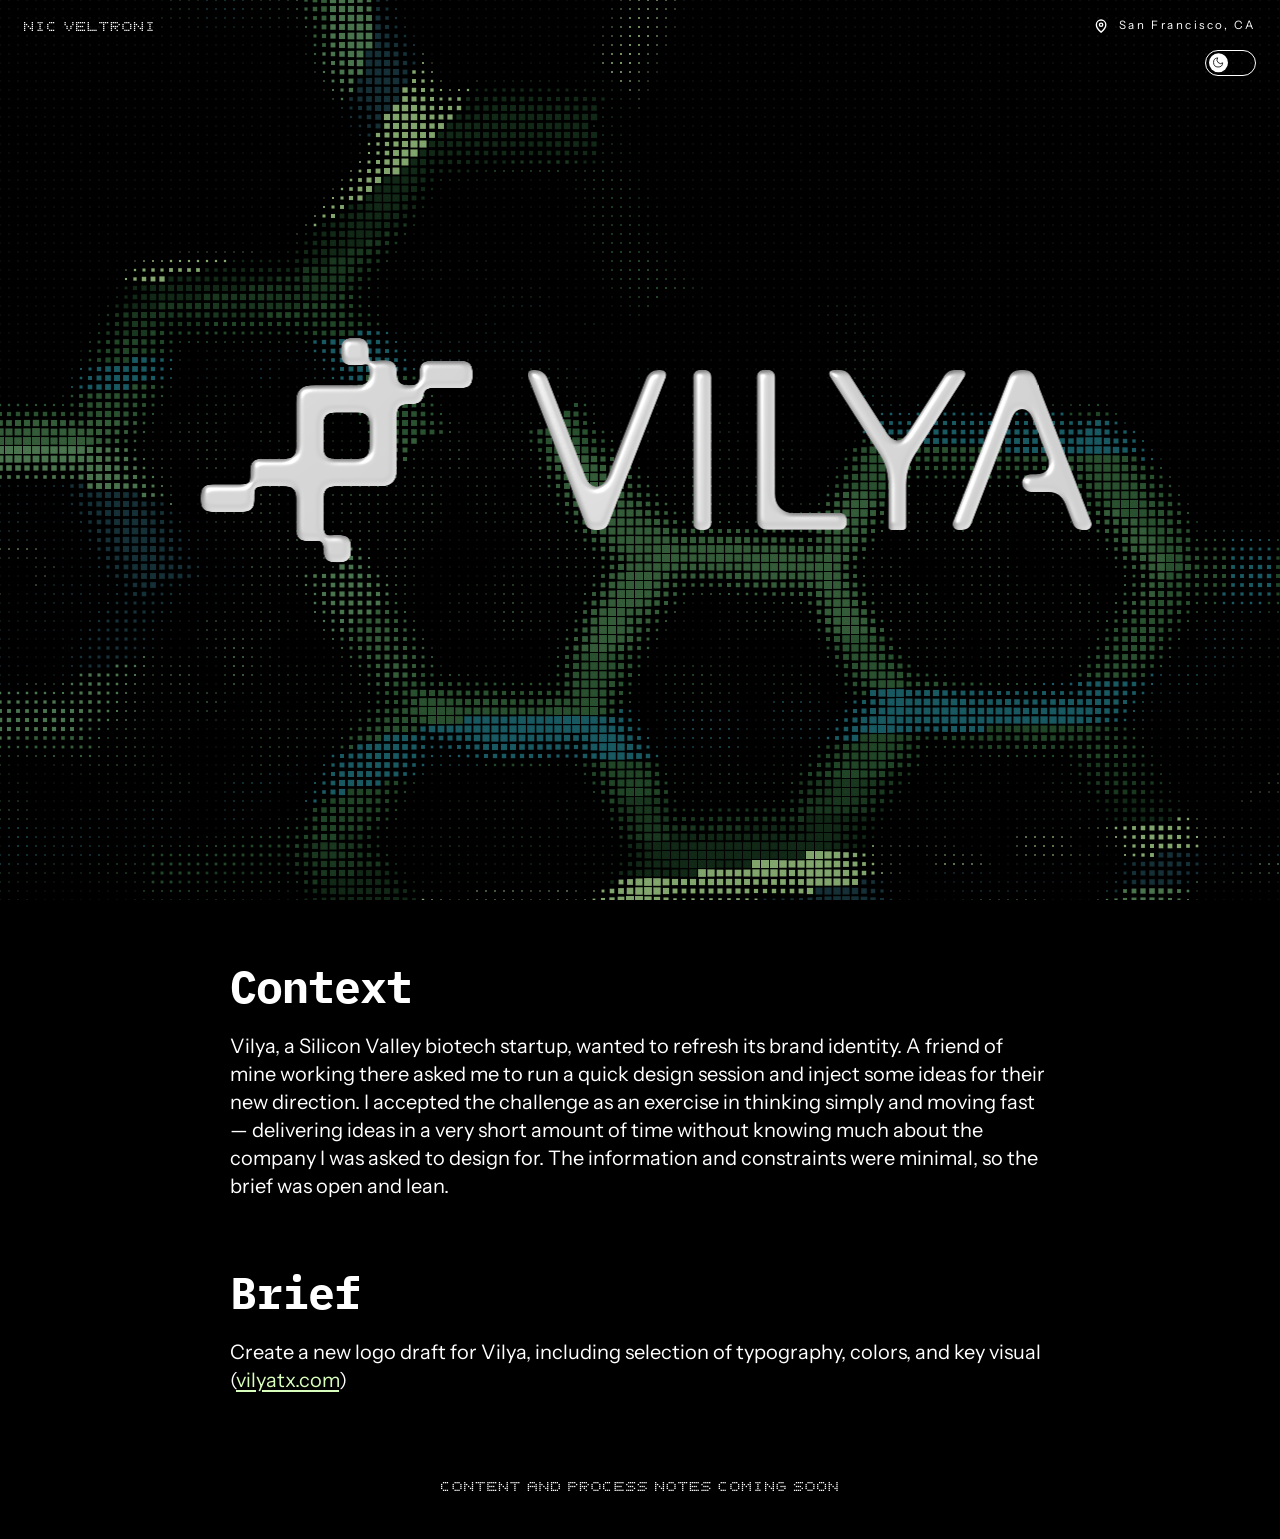
<file: Vilya motion/index-b.html>
<!doctype html>
<html lang="en">
<head>
  <meta charset="utf-8">
  <meta name="viewport" content="width=device-width, initial-scale=1">
  <title>VILYA — Liquid Halftone Motion (Version B)</title>
  <link rel="preconnect" href="https://fonts.googleapis.com">
  <link rel="preconnect" href="https://fonts.gstatic.com" crossorigin>
  <link href="https://fonts.googleapis.com/css2?family=IBM+Plex+Mono:wght@400;500&family=Instrument+Sans:wght@400;600&display=swap" rel="stylesheet">
  <link rel="stylesheet" href="css/style-b.css?v=3">
</head>
<body>

  <!-- Metallic chrome filter (dark mode — light chrome on dark bg) -->
  <svg xmlns="http://www.w3.org/2000/svg" style="position:absolute;width:0;height:0">
    <defs>
      <filter id="metallic" x="-10%" y="-10%" width="120%" height="120%" color-interpolation-filters="sRGB">
        <feFlood flood-color="#d0d0d0" result="base"/>
        <feComposite in="base" in2="SourceAlpha" operator="in" result="shape"/>
        <feGaussianBlur in="SourceAlpha" stdDeviation="2" result="blur1"/>
        <feOffset in="blur1" dx="-1.5" dy="-1.5" result="offsetHi"/>
        <feComposite in="SourceAlpha" in2="offsetHi" operator="out" result="hiEdge"/>
        <feFlood flood-color="#ffffff" flood-opacity="0.85" result="hiColor"/>
        <feComposite in="hiColor" in2="hiEdge" operator="in" result="highlight"/>
        <feOffset in="blur1" dx="1.5" dy="1.5" result="offsetSh"/>
        <feComposite in="SourceAlpha" in2="offsetSh" operator="out" result="shEdge"/>
        <feFlood flood-color="#000000" flood-opacity="0.5" result="shColor"/>
        <feComposite in="shColor" in2="shEdge" operator="in" result="shadow"/>
        <feGaussianBlur in="SourceAlpha" stdDeviation="3" result="specBlur"/>
        <feSpecularLighting in="specBlur" surfaceScale="5" specularConstant="1.8" specularExponent="20" result="specLight">
          <fePointLight x="-100" y="-200" z="350"/>
        </feSpecularLighting>
        <feComposite in="specLight" in2="SourceAlpha" operator="in" result="specClipped"/>
        <feMerge>
          <feMergeNode in="shape"/>
          <feMergeNode in="highlight"/>
          <feMergeNode in="shadow"/>
          <feMergeNode in="specClipped"/>
        </feMerge>
        <feComposite in2="SourceAlpha" operator="in"/>
      </filter>

      <!-- Metallic filter (light mode — dark chrome on light bg) -->
      <filter id="metallic-light" x="-10%" y="-10%" width="120%" height="120%" color-interpolation-filters="sRGB">
        <feFlood flood-color="#303030" result="base"/>
        <feComposite in="base" in2="SourceAlpha" operator="in" result="shape"/>
        <feGaussianBlur in="SourceAlpha" stdDeviation="2" result="blur1"/>
        <feOffset in="blur1" dx="-1.5" dy="-1.5" result="offsetHi"/>
        <feComposite in="SourceAlpha" in2="offsetHi" operator="out" result="hiEdge"/>
        <feFlood flood-color="#666666" flood-opacity="0.7" result="hiColor"/>
        <feComposite in="hiColor" in2="hiEdge" operator="in" result="highlight"/>
        <feOffset in="blur1" dx="1.5" dy="1.5" result="offsetSh"/>
        <feComposite in="SourceAlpha" in2="offsetSh" operator="out" result="shEdge"/>
        <feFlood flood-color="#000000" flood-opacity="0.6" result="shColor"/>
        <feComposite in="shColor" in2="shEdge" operator="in" result="shadow"/>
        <feGaussianBlur in="SourceAlpha" stdDeviation="3" result="specBlur"/>
        <feSpecularLighting in="specBlur" surfaceScale="4" specularConstant="1.2" specularExponent="25" result="specLight">
          <fePointLight x="-100" y="-200" z="350"/>
        </feSpecularLighting>
        <feComposite in="specLight" in2="SourceAlpha" operator="in" result="specClipped"/>
        <feMerge>
          <feMergeNode in="shape"/>
          <feMergeNode in="highlight"/>
          <feMergeNode in="shadow"/>
          <feMergeNode in="specClipped"/>
        </feMerge>
        <feComposite in2="SourceAlpha" operator="in"/>
      </filter>

      <!-- Metallic for headings (dark) — scaled down from logo -->
      <filter id="metallic-heading" x="-10%" y="-10%" width="120%" height="120%" color-interpolation-filters="sRGB">
        <feFlood flood-color="#d0d0d0" result="base"/>
        <feComposite in="base" in2="SourceAlpha" operator="in" result="shape"/>
        <feGaussianBlur in="SourceAlpha" stdDeviation="1.2" result="blur1"/>
        <feOffset in="blur1" dx="-0.8" dy="-0.8" result="offsetHi"/>
        <feComposite in="SourceAlpha" in2="offsetHi" operator="out" result="hiEdge"/>
        <feFlood flood-color="#ffffff" flood-opacity="0.75" result="hiColor"/>
        <feComposite in="hiColor" in2="hiEdge" operator="in" result="highlight"/>
        <feOffset in="blur1" dx="0.8" dy="0.8" result="offsetSh"/>
        <feComposite in="SourceAlpha" in2="offsetSh" operator="out" result="shEdge"/>
        <feFlood flood-color="#000000" flood-opacity="0.4" result="shColor"/>
        <feComposite in="shColor" in2="shEdge" operator="in" result="shadow"/>
        <feGaussianBlur in="SourceAlpha" stdDeviation="1.8" result="specBlur"/>
        <feSpecularLighting in="specBlur" surfaceScale="3" specularConstant="1.4" specularExponent="25" result="specLight">
          <fePointLight x="-100" y="-200" z="350"/>
        </feSpecularLighting>
        <feComposite in="specLight" in2="SourceAlpha" operator="in" result="specClipped"/>
        <feMerge>
          <feMergeNode in="shape"/>
          <feMergeNode in="highlight"/>
          <feMergeNode in="shadow"/>
          <feMergeNode in="specClipped"/>
        </feMerge>
        <feComposite in2="SourceAlpha" operator="in"/>
      </filter>

      <!-- Metallic for headings (light) -->
      <filter id="metallic-heading-light" x="-10%" y="-10%" width="120%" height="120%" color-interpolation-filters="sRGB">
        <feFlood flood-color="#303030" result="base"/>
        <feComposite in="base" in2="SourceAlpha" operator="in" result="shape"/>
        <feGaussianBlur in="SourceAlpha" stdDeviation="1.2" result="blur1"/>
        <feOffset in="blur1" dx="-0.8" dy="-0.8" result="offsetHi"/>
        <feComposite in="SourceAlpha" in2="offsetHi" operator="out" result="hiEdge"/>
        <feFlood flood-color="#666666" flood-opacity="0.6" result="hiColor"/>
        <feComposite in="hiColor" in2="hiEdge" operator="in" result="highlight"/>
        <feOffset in="blur1" dx="0.8" dy="0.8" result="offsetSh"/>
        <feComposite in="SourceAlpha" in2="offsetSh" operator="out" result="shEdge"/>
        <feFlood flood-color="#000000" flood-opacity="0.5" result="shColor"/>
        <feComposite in="shColor" in2="shEdge" operator="in" result="shadow"/>
        <feGaussianBlur in="SourceAlpha" stdDeviation="1.8" result="specBlur"/>
        <feSpecularLighting in="specBlur" surfaceScale="2.5" specularConstant="0.9" specularExponent="30" result="specLight">
          <fePointLight x="-100" y="-200" z="350"/>
        </feSpecularLighting>
        <feComposite in="specLight" in2="SourceAlpha" operator="in" result="specClipped"/>
        <feMerge>
          <feMergeNode in="shape"/>
          <feMergeNode in="highlight"/>
          <feMergeNode in="shadow"/>
          <feMergeNode in="specClipped"/>
        </feMerge>
        <feComposite in2="SourceAlpha" operator="in"/>
      </filter>

      <!-- Metallic for body text (dark) — subtle -->
      <filter id="metallic-body" x="-10%" y="-10%" width="120%" height="120%" color-interpolation-filters="sRGB">
        <feFlood flood-color="#d0d0d0" result="base"/>
        <feComposite in="base" in2="SourceAlpha" operator="in" result="shape"/>
        <feGaussianBlur in="SourceAlpha" stdDeviation="0.6" result="blur1"/>
        <feOffset in="blur1" dx="-0.4" dy="-0.4" result="offsetHi"/>
        <feComposite in="SourceAlpha" in2="offsetHi" operator="out" result="hiEdge"/>
        <feFlood flood-color="#ffffff" flood-opacity="0.6" result="hiColor"/>
        <feComposite in="hiColor" in2="hiEdge" operator="in" result="highlight"/>
        <feOffset in="blur1" dx="0.4" dy="0.4" result="offsetSh"/>
        <feComposite in="SourceAlpha" in2="offsetSh" operator="out" result="shEdge"/>
        <feFlood flood-color="#000000" flood-opacity="0.3" result="shColor"/>
        <feComposite in="shColor" in2="shEdge" operator="in" result="shadow"/>
        <feGaussianBlur in="SourceAlpha" stdDeviation="1" result="specBlur"/>
        <feSpecularLighting in="specBlur" surfaceScale="2" specularConstant="1" specularExponent="30" result="specLight">
          <fePointLight x="-100" y="-200" z="350"/>
        </feSpecularLighting>
        <feComposite in="specLight" in2="SourceAlpha" operator="in" result="specClipped"/>
        <feMerge>
          <feMergeNode in="shape"/>
          <feMergeNode in="highlight"/>
          <feMergeNode in="shadow"/>
          <feMergeNode in="specClipped"/>
        </feMerge>
        <feComposite in2="SourceAlpha" operator="in"/>
      </filter>

      <!-- Metallic for body text (light) — subtle -->
      <filter id="metallic-body-light" x="-10%" y="-10%" width="120%" height="120%" color-interpolation-filters="sRGB">
        <feFlood flood-color="#303030" result="base"/>
        <feComposite in="base" in2="SourceAlpha" operator="in" result="shape"/>
        <feGaussianBlur in="SourceAlpha" stdDeviation="0.6" result="blur1"/>
        <feOffset in="blur1" dx="-0.4" dy="-0.4" result="offsetHi"/>
        <feComposite in="SourceAlpha" in2="offsetHi" operator="out" result="hiEdge"/>
        <feFlood flood-color="#666666" flood-opacity="0.5" result="hiColor"/>
        <feComposite in="hiColor" in2="hiEdge" operator="in" result="highlight"/>
        <feOffset in="blur1" dx="0.4" dy="0.4" result="offsetSh"/>
        <feComposite in="SourceAlpha" in2="offsetSh" operator="out" result="shEdge"/>
        <feFlood flood-color="#000000" flood-opacity="0.4" result="shColor"/>
        <feComposite in="shColor" in2="shEdge" operator="in" result="shadow"/>
        <feGaussianBlur in="SourceAlpha" stdDeviation="1" result="specBlur"/>
        <feSpecularLighting in="specBlur" surfaceScale="1.5" specularConstant="0.7" specularExponent="35" result="specLight">
          <fePointLight x="-100" y="-200" z="350"/>
        </feSpecularLighting>
        <feComposite in="specLight" in2="SourceAlpha" operator="in" result="specClipped"/>
        <feMerge>
          <feMergeNode in="shape"/>
          <feMergeNode in="highlight"/>
          <feMergeNode in="shadow"/>
          <feMergeNode in="specClipped"/>
        </feMerge>
        <feComposite in2="SourceAlpha" operator="in"/>
      </filter>
    </defs>
  </svg>

  <section id="hero">
    <!-- LAYER 1 · halftone wave field -->
    <canvas id="halftone" aria-hidden="true"></canvas>

    <!-- LAYER 2 · liquid logo (SVGs are fetched + injected here at runtime) -->
    <main id="stage">
      <div id="logo-lockup">
        <div id="logo-mount" role="img" aria-label="Vilya logo, liquid motion"></div>
        <img src="logos/SVG/viliya logo text white.svg" alt="VILYA" class="logo-text" id="logo-text">
      </div>
    </main>

    <!-- HUD -->
    <header class="hud hud--tl"></header>
    <div class="hud hud--tr">
      <svg class="hud__icon" viewBox="0 0 24 24" fill="none" xmlns="http://www.w3.org/2000/svg" aria-hidden="true">
        <path d="M12 21s-7-5.686-7-11a7 7 0 1 1 14 0c0 5.314-7 11-7 11Z" stroke="currentColor" stroke-width="2"/>
        <circle cx="12" cy="10" r="2.5" stroke="currentColor" stroke-width="2"/>
      </svg>
      San&nbsp;Francisco,&nbsp;CA
    </div>
    <div class="hud hud--bl"></div>
  </section>

  <!-- Section 2: Context + Brief -->
  <section id="context" class="content-section">
    <div class="content__inner">
      <h2 class="content__heading">Context</h2>
      <p class="content__body">Vilya, a Silicon Valley biotech startup, wanted to refresh its brand identity. A friend of mine working there asked me to run a quick design session and inject some ideas for their new direction. I accepted the challenge as an exercise in thinking simply and moving fast — delivering ideas in a very short amount of time without knowing much about the company I was asked to design for. The information and constraints were minimal, so the brief was open and lean.</p>
      <h2 class="content__heading content__heading--brief">Brief</h2>
      <p class="content__body">Create a new logo draft for Vilya, including selection of typography, colors, and key visual (<a href="https://vilyatx.com" target="_blank" rel="noopener">vilyatx.com</a>)</p>
    </div>
  </section>

  <button id="theme-toggle" class="theme-toggle" type="button" aria-label="Toggle light / night mode">
    <span class="theme-toggle__track">
      <span class="theme-toggle__thumb">
        <svg class="theme-toggle__icon theme-toggle__icon--moon" viewBox="0 0 24 24" fill="none" aria-hidden="true">
          <path d="M21 12.79A9 9 0 1 1 11.21 3 7 7 0 0 0 21 12.79Z" stroke="currentColor" stroke-width="1.6" stroke-linejoin="round"/>
        </svg>
        <svg class="theme-toggle__icon theme-toggle__icon--sun" viewBox="0 0 24 24" fill="none" aria-hidden="true">
          <circle cx="12" cy="12" r="4" stroke="currentColor" stroke-width="1.6"/>
          <path d="M12 2v2M12 20v2M4 12H2M22 12h-2M4.93 4.93l1.41 1.41M17.66 17.66l1.41 1.41M4.93 19.07l1.41-1.41M17.66 6.34l1.41-1.41" stroke="currentColor" stroke-width="1.6" stroke-linecap="round"/>
        </svg>
      </span>
    </span>
  </button>

  <!-- classic scripts, in dependency order: the page also runs from file:// -->
  <script src="js/config-b.js"></script>
  <script src="js/halftone.js"></script>
  <script src="js/gooLogo.js"></script>
  <script src="js/main.js"></script>

  <script>
    (function(){
      var isCard = new URLSearchParams(location.search).get('card') === '1';

      // Pixel font completo
      var FONT = {
        'N':['10001','11001','10101','10011','10001'],'I':['01110','00100','00100','00100','01110'],
        'C':['01110','10000','10000','10000','01110'],'V':['10001','10001','01010','01010','00100'],
        'E':['11111','10000','11110','10000','11111'],'L':['10000','10000','10000','10000','11111'],
        'T':['11111','00100','00100','00100','00100'],'R':['11110','10001','11110','10100','10010'],
        'O':['01110','10001','10001','10001','01110'],'M':['10001','11011','10101','10001','10001'],
        'A':['01110','10001','11111','10001','10001'],'B':['11110','10001','11110','10001','11110'],
        'P':['11110','10001','11110','10000','10000'],'K':['10010','10100','11000','10100','10010'],
        'H':['10001','10001','11111','10001','10001'],'D':['11110','10001','10001','10001','11110'],
        'F':['11111','10000','11110','10000','10000'],'Y':['10001','01010','00100','00100','00100'],
        'U':['10001','10001','10001','10001','01110'],'J':['00111','00010','00010','10010','01100'],
        'G':['01110','10000','10111','10001','01110'],'S':['01111','10000','01110','00001','11110'],
        'W':['10001','10001','10101','11011','10001'],'X':['10001','01010','00100','01010','10001'],
        'Z':['11111','00010','00100','01000','11111'],'.':['00000','00000','00000','00110','00110']
      };
      var SQ=2,GAP=1,STEP=SQ+GAP,H=STEP*5-GAP;
      function buildPx(text,fill){
        fill=fill||'#fff';
        var rects=[],x=0;
        for(var i=0;i<text.length;i++){
          var ch=text[i];
          if(ch===' '){x+=STEP*3;continue;}
          var bmp=FONT[ch]; if(!bmp) continue;
          for(var r=0;r<5;r++) for(var c=0;c<5;c++)
            if(bmp[r][c]==='1') rects.push('<rect x="'+(x+c*STEP)+'" y="'+(r*STEP)+'" width="'+SQ+'" height="'+SQ+'" fill="'+fill+'"/>');
          x+=STEP*5+STEP;
        }
        var W=x-STEP;
        return '<svg viewBox="0 0 '+W+' '+H+'" xmlns="http://www.w3.org/2000/svg">'+rects.join('')+'</svg>';
      }

      if (isCard) {
        // Card mode: mostra solo pittogramma + halftone, nascondi testo e UI
        var s = document.createElement('style');
        s.textContent = [
          '#logo-text,.hud,#context,#content,#theme-toggle{display:none!important;}',
          '#logo-lockup{transform:none;}',
          '#logo-mount{width:min(80vmin,480px);top:0;}'
        ].join('');
        document.head.appendChild(s);
      } else {
        // Fullscreen: NIC VELTRONI pixel + frase lampeggiante sotto Brief
        var s2 = document.createElement('style');
        s2.textContent =
          '#vilya-nic-brand{position:fixed;top:0;left:24px;height:52px;z-index:200;' +
          'display:flex;align-items:center;cursor:pointer;}' +
          '#vilya-nic-brand svg{height:9px;width:auto;display:block;}' +
          '.hud--tr{display:flex;align-items:center;height:52px;top:0!important;}' +
          '#vilya-wip{display:flex;justify-content:center;padding:40px 0 48px;}' +
          '#vilya-wip svg{height:9px;width:auto;display:block;animation:vilya-blink 1.4s steps(1,end) infinite;}' +
          '@keyframes vilya-blink{0%,100%{opacity:1}50%{opacity:0}}' +
          'body.theme-light #vilya-wip svg rect{fill:#000!important;}';
        document.head.appendChild(s2);

        // Brand NIC VELTRONI
        var brand = document.createElement('div');
        brand.id = 'vilya-nic-brand';
        brand.innerHTML = buildPx('NIC VELTRONI', '#fff');
        brand.addEventListener('click', function(){
          window.parent.postMessage({ action: 'close-vilya' }, '*');
        });
        document.body.appendChild(brand);

        // Aggiorna colore brand al cambio tema
        function updateBrandColor(){
          var isLight = document.body.classList.contains('theme-light');
          brand.innerHTML = buildPx('NIC VELTRONI', isLight ? '#000' : '#fff');
        }
        new MutationObserver(updateBrandColor).observe(document.body, { attributes: true, attributeFilter: ['class'] });

        // Frase lampeggiante sotto Brief
        var wip = document.createElement('div');
        wip.id = 'vilya-wip';
        wip.innerHTML = buildPx('CONTENT AND PROCESS NOTES COMING SOON', '#fff');
        document.body.appendChild(wip);
      }
    })();
  </script>
</body>
</html>
</file>
<file: Vilya motion/css/style.css>
/* ============================================================
   VILYA — liquid halftone motion study
   strict 1-bit palette: #000 / #fff
   ============================================================ */

:root {
  --bg:  #000000;
  --ink: #ffffff;
  --mono: 'IBM Plex Mono', ui-monospace, 'Cascadia Mono', monospace;
  --brand: 'Aquawax Light', var(--mono);
  --hud-fs: clamp(8px, 0.6vw + 4px, 11px);
}

@font-face {
  font-family: 'Aquawax Light';
  src: url('../font/aquavax trial/Aquawax-Fx-Light-TRIAL.ttf') format('truetype');
  font-weight: 300;
  font-style: normal;
  font-display: swap;
}

* { margin: 0; padding: 0; box-sizing: border-box; }

html, body {
  height: 100%;
  overflow: hidden;
  background: var(--bg);
  color: var(--ink);
  font-family: var(--mono);
  cursor: crosshair;
  -webkit-user-select: none;
  user-select: none;
}

/* ---------- layer 1 · halftone canvas ---------- */
#halftone {
  position: fixed;
  inset: 0;
  width: 100%;
  height: 100%;
  display: block;
}

/* ---------- layer 2 · liquid logo ---------- */
#stage {
  position: fixed;
  inset: 0;
  display: grid;
  place-items: center;
  pointer-events: none;          /* pointer tracked on window; stage never blocks */
}

#logo-mount {
  width: min(78vmin, 730px);
  position: relative;
  top: -18px;
  pointer-events: auto;          /* hover target for the liquid transition */
  cursor: pointer;
}

#logo-mount svg {
  display: block;
  width: 100%;
  height: auto;
  overflow: visible;             /* parts travel + blur outside the viewBox */
}

/* sharp particle overlay sits on top of the goo, unfiltered */
#logo-mount svg.spray {
  position: absolute;
  inset: 0;
  height: 100%;
  pointer-events: none;
}

/* ---------- HUD ---------- */
.hud {
  position: fixed;
  z-index: 10;
  font-size: var(--hud-fs);
  font-weight: 500;
  letter-spacing: 0.22em;
  line-height: 1;
  color: var(--ink);
  display: flex;
  align-items: center;
  gap: 10px;
}

.hud sup { font-size: 7px; letter-spacing: 0; }

.brand { font-family: var(--brand); font-weight: 300; font-size: 2.6em; }

.hud--tl { top: 24px;    left: 24px; cursor: pointer; }
.hud--tr { top: 24px;    right: 24px; font-family: 'Instrument Sans', var(--mono); font-weight: 400; font-size: calc(var(--hud-fs) * 1.05); }

.hud__icon {
  width: 1.4em;
  height: 1.4em;
  flex-shrink: 0;
  position: relative;
  top: 0.05em;
}
.hud--bl { bottom: 24px; left: 24px; align-items: baseline; gap: 16px; }
.hud--br { bottom: 24px; right: 24px; }

.hud__label {
  font-family: 'Swiss721 BT', var(--mono);
  letter-spacing: -2px;
  font-size: 4.5em;
}

.hud__sub {
  font-family: 'Instrument Sans', var(--mono);
  font-weight: 600;
  font-size: 2em;
}

@media (max-width: 640px) {
  .hud--tr, .hud--br { display: none; }
}

/* ---------- theme toggle (night / light) ---------- */
.theme-toggle {
  position: fixed;
  z-index: 10;
  top: 50px;
  right: 24px;
  display: flex;
  align-items: center;
  background: none;
  border: 0;
  padding: 0;
  font-size: calc(var(--hud-fs) * 1.8);
  color: var(--ink);
  cursor: pointer;
  pointer-events: auto;
  -webkit-user-select: none;
  user-select: none;
}

.theme-toggle__track {
  position: relative;
  width: 2.6em;
  height: 1.3em;
  border: 1px solid var(--ink);
  border-radius: 1em;
  transition: border-color 0.35s ease;
}

.theme-toggle__thumb {
  position: absolute;
  top: 50%;
  left: 0.16em;
  width: 0.98em;
  height: 0.98em;
  border-radius: 50%;
  background: var(--ink);
  transform: translateY(-50%);
  transition: left 0.35s ease, background 0.35s ease;
  display: flex;
  align-items: center;
  justify-content: center;
}

.theme-toggle__icon {
  position: absolute;
  width: 0.62em;
  height: 0.62em;
  color: var(--bg);
  opacity: 0;
  transition: opacity 0.35s ease;
}

.theme-toggle__icon--moon { opacity: 1; }
body.theme-light .theme-toggle__icon--moon { opacity: 0; }
body.theme-light .theme-toggle__icon--sun { opacity: 1; }

body.theme-light .theme-toggle__thumb { left: calc(100% - 0.16em - 0.98em); }

@media (max-width: 640px) {
  .theme-toggle { display: none; }
}

/* ---------- theme transition (circular reveal) ---------- */
::view-transition-old(root),
::view-transition-new(root) {
  animation: none;
  mix-blend-mode: normal;
}

::view-transition-old(root) {
  z-index: 1;
}

::view-transition-new(root) {
  z-index: 2;
  will-change: clip-path;
}

/* ---------- card preview mode (?card=1 in iframe src) ---------- */
.card-preview .hud,
.card-preview .theme-toggle { display: none; }
.card-preview #logo-mount { top: 0; }
</file>
<file: Vilya motion/css/style-b.css>
/* ============================================================
   VILYA — liquid halftone motion study
   VERSION B: alternate background colors (warm off-white / dark ink)
   ============================================================ */

:root {
  --bg:  #000000;
  --ink: #1a1814;
  --mono: 'IBM Plex Mono', ui-monospace, 'Cascadia Mono', monospace;
  --brand: 'Aquawax Light', var(--mono);
  --hud-fs: clamp(8px, 0.6vw + 4px, 11px);
}

@font-face {
  font-family: 'Aquawax Light';
  src: url('../font/aquavax trial/Aquawax-Fx-Light-TRIAL.ttf') format('truetype');
  font-weight: 300;
  font-style: normal;
  font-display: swap;
}

* { margin: 0; padding: 0; box-sizing: border-box; }

html, body {
  height: 100%;
  background: var(--bg);
  color: var(--ink);
  font-family: var(--mono);
  cursor: crosshair;
  -webkit-user-select: none;
  user-select: none;
}

html { overflow-y: auto; overflow-x: hidden; }
body { overflow: visible; }

/* ---------- hero wrapper — children are absolute so they scroll away ---------- */
#hero {
  position: relative;
  height: 100vh;
  overflow: hidden;
}

#hero #halftone {
  position: absolute;
}

#hero #stage {
  position: absolute;
}

#hero .hud {
  position: absolute;
}

/* ---------- layer 1 · halftone canvas ---------- */
#halftone {
  position: fixed;
  inset: 0;
  width: 100%;
  height: 100%;
  display: block;
}

/* ---------- layer 2 · liquid logo ---------- */
#stage {
  position: fixed;
  inset: 0;
  display: grid;
  place-items: center;
  pointer-events: none;          /* pointer tracked on window; stage never blocks */
}

#logo-lockup {
  display: flex;
  align-items: center;
  gap: 0;
  transform: translateX(-3vw);
}

#logo-mount {
  width: min(50vmin, 460px);
  flex-shrink: 0;
  position: relative;
  pointer-events: auto;          /* hover target for the liquid transition */
  cursor: pointer;
}

.logo-text {
  height: min(18vmin, 160px);
  width: auto;
  margin-left: -2.6vw;
  filter: url(#metallic);
}

#logo-mount svg:not(.spray) {
  filter: url(#metallic);
}

body.theme-light .logo-text {
  filter: url(#metallic-light);
}

body.theme-light #logo-mount svg:not(.spray) {
  filter: url(#metallic-light);
}

#logo-mount svg {
  display: block;
  width: 100%;
  height: auto;
  overflow: visible;             /* parts travel + blur outside the viewBox */
}

/* sharp particle overlay sits on top of the goo, unfiltered */
#logo-mount svg.spray {
  position: absolute;
  inset: 0;
  height: 100%;
  pointer-events: none;
}

/* ---------- HUD ---------- */
.hud {
  position: fixed;
  z-index: 10;
  font-size: var(--hud-fs);
  font-weight: 500;
  letter-spacing: 0.22em;
  line-height: 1;
  color: var(--ink);
  display: flex;
  align-items: center;
  gap: 10px;
}

.hud sup { font-size: 7px; letter-spacing: 0; }

.brand { font-family: var(--brand); font-weight: 300; font-size: 2.6em; }

.hud--tl { top: 24px;    left: 24px; }
.hud--tr { top: 24px;    right: 24px; font-family: 'Instrument Sans', var(--mono); font-weight: 400; font-size: calc(var(--hud-fs) * 1.05); }

.hud__icon {
  width: 1.4em;
  height: 1.4em;
  flex-shrink: 0;
  position: relative;
  top: 0.05em;
}
.hud--bl { bottom: 24px; left: 24px; align-items: baseline; gap: 16px; }
.hud__logo-text { height: 4em; width: auto; }
.hud--br { bottom: 24px; right: 24px; }

.hud__label {
  font-family: 'Swiss721 BT', var(--mono);
  letter-spacing: -2px;
  font-size: 4.5em;
}

.hud__sub {
  font-family: 'Instrument Sans', var(--mono);
  font-weight: 600;
  font-size: 2em;
}

@media (max-width: 768px) {
  .hud--tr, .hud--br { display: none; }
}

/* ---------- theme toggle (night / light) ---------- */
.theme-toggle {
  position: fixed;
  z-index: 10;
  top: 50px;
  right: 24px;
  display: flex;
  align-items: center;
  background: none;
  border: 0;
  padding: 0;
  font-size: calc(var(--hud-fs) * 1.8);
  color: var(--ink);
  cursor: pointer;
  pointer-events: auto;
  -webkit-user-select: none;
  user-select: none;
}

.theme-toggle__track {
  position: relative;
  width: 2.6em;
  height: 1.3em;
  border: 1px solid var(--ink);
  border-radius: 1em;
  transition: border-color 0.35s ease;
}

.theme-toggle__thumb {
  position: absolute;
  top: 50%;
  left: 0.16em;
  width: 0.98em;
  height: 0.98em;
  border-radius: 50%;
  background: var(--ink);
  transform: translateY(-50%);
  transition: left 0.35s ease, background 0.35s ease;
  display: flex;
  align-items: center;
  justify-content: center;
}

.theme-toggle__icon {
  position: absolute;
  width: 0.62em;
  height: 0.62em;
  color: var(--bg);
  opacity: 0;
  transition: opacity 0.35s ease;
}

.theme-toggle__icon--moon { opacity: 1; }
body.theme-light .theme-toggle__icon--moon { opacity: 0; }
body.theme-light .theme-toggle__icon--sun { opacity: 1; }

body.theme-light .theme-toggle__thumb { left: calc(100% - 0.16em - 0.98em); }

@media (max-width: 768px) {
  /* logo lockup: stessa riga, stesse proporzioni desktop, più grande */
  #logo-lockup {
    flex-direction: row;
    align-items: center;
    justify-content: center;
    /* the mark's SVG carries empty space on its left: nudge the lockup
       back so the visible logo sits centred in the viewport */
    transform: translateX(-3vw);
    gap: 0;
    width: 100vw;
  }

  #logo-mount {
    width: min(36vw, 190px);
  }

  .logo-text {
    height: min(13vw, 70px);
    margin-left: -2.6vw;
  }
}

/* ---------- theme transition (circular reveal) ---------- */
::view-transition-old(root),
::view-transition-new(root) {
  animation: none;
  mix-blend-mode: normal;
}

::view-transition-old(root) {
  z-index: 1;
}

::view-transition-new(root) {
  z-index: 2;
}

/* ---------- scrollable content below hero ---------- */
.content-section {
  position: relative;
  background: var(--bg);
}

.content__inner {
  max-width: 900px;
  margin: 0 auto;
  padding: 48px 40px;
  font-family: 'Instrument Sans', var(--mono);
  color: var(--ink);
  font-size: 1rem;
  line-height: 1.7;
}

.content__title {
  font-family: 'Swiss721 BT', var(--mono);
  font-weight: 400;
  letter-spacing: -2px;
  font-size: clamp(2.5rem, 5vw, 4.5rem);
}

.content__intro {
  font-family: 'Instrument Sans', var(--mono);
  font-weight: 600;
  font-size: clamp(1.2rem, 2.5vw, 1.8rem);
  line-height: 1.5;
  margin-top: 1.5em;
  color: #ffffff;
}

body.theme-light .content__intro {
  color: #000000;
}

.content__heading {
  font-family: 'Swiss721 BT', var(--mono);
  font-weight: 700;
  font-size: clamp(1.8rem, 3.5vw, 2.8rem);
  letter-spacing: -1px;
  color: #ffffff;
}

body.theme-light .content__heading {
  color: #000000;
}

.content__heading--brief {
  margin-top: 1.2em;
}

.content__body {
  font-family: 'Instrument Sans', var(--mono);
  font-weight: 400;
  font-size: clamp(1rem, 1.8vw, 1.25rem);
  line-height: 1.4;
  margin-top: 0.4em;
  color: #ffffff;
}

body.theme-light .content__body {
  color: #000000;
}

.content__body a {
  color: #D9FFBC;
  text-decoration: underline;
  text-underline-offset: 3px;
}

body.theme-light .content__body a {
  color: #0047AB;
}

.content__body a:hover {
  opacity: 0.7;
}
</file>
